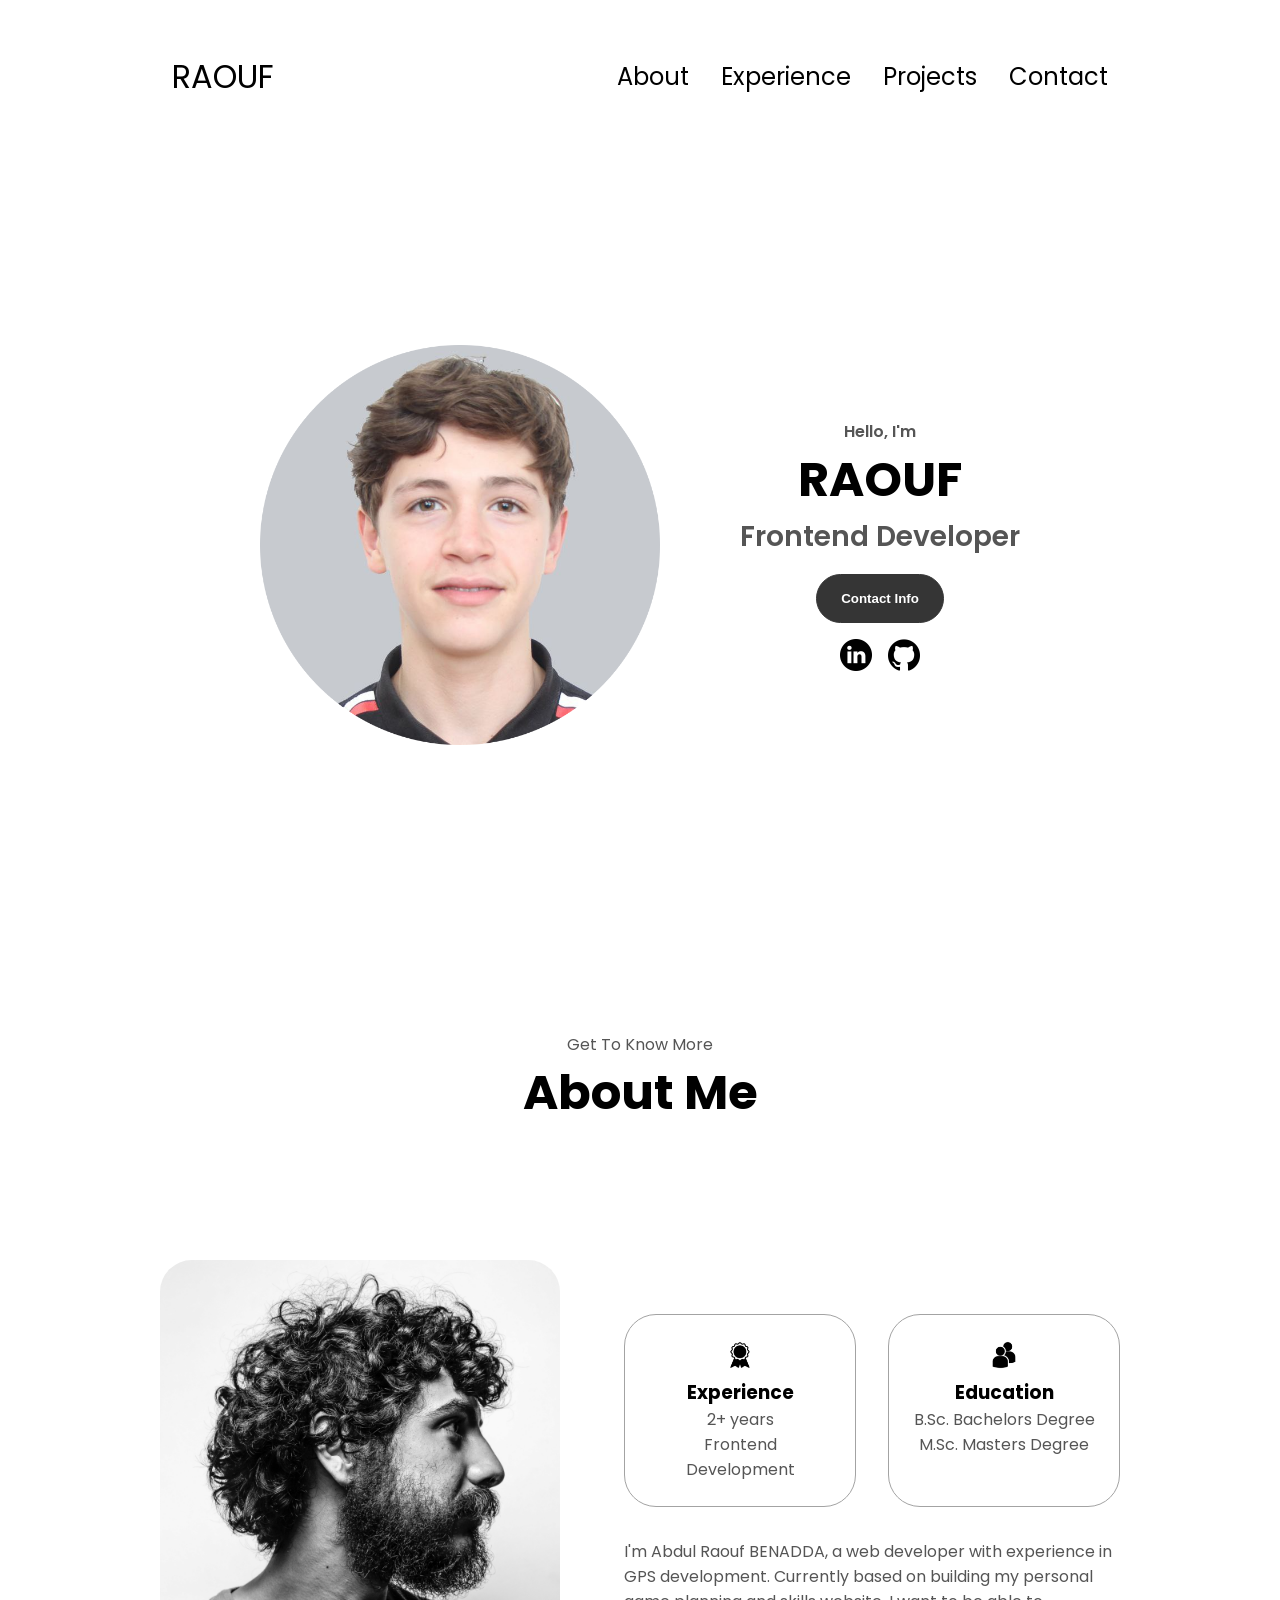
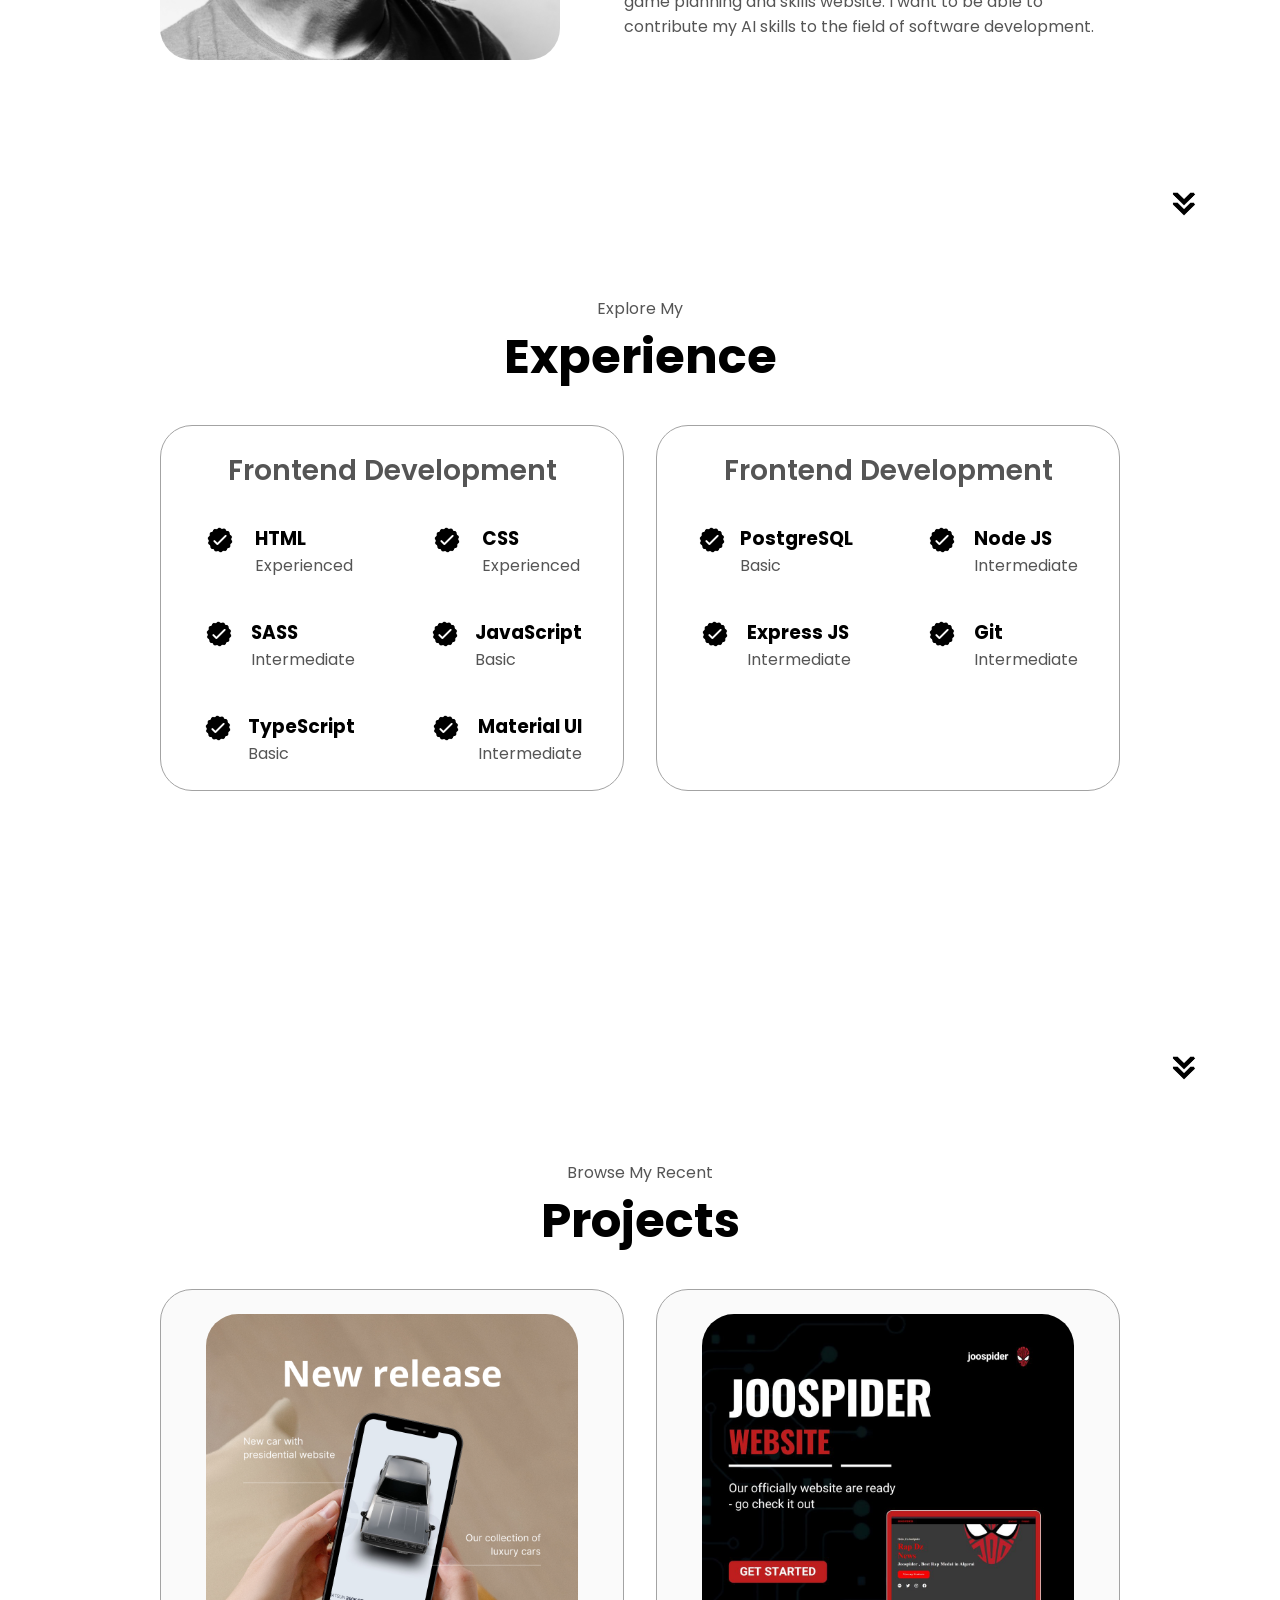
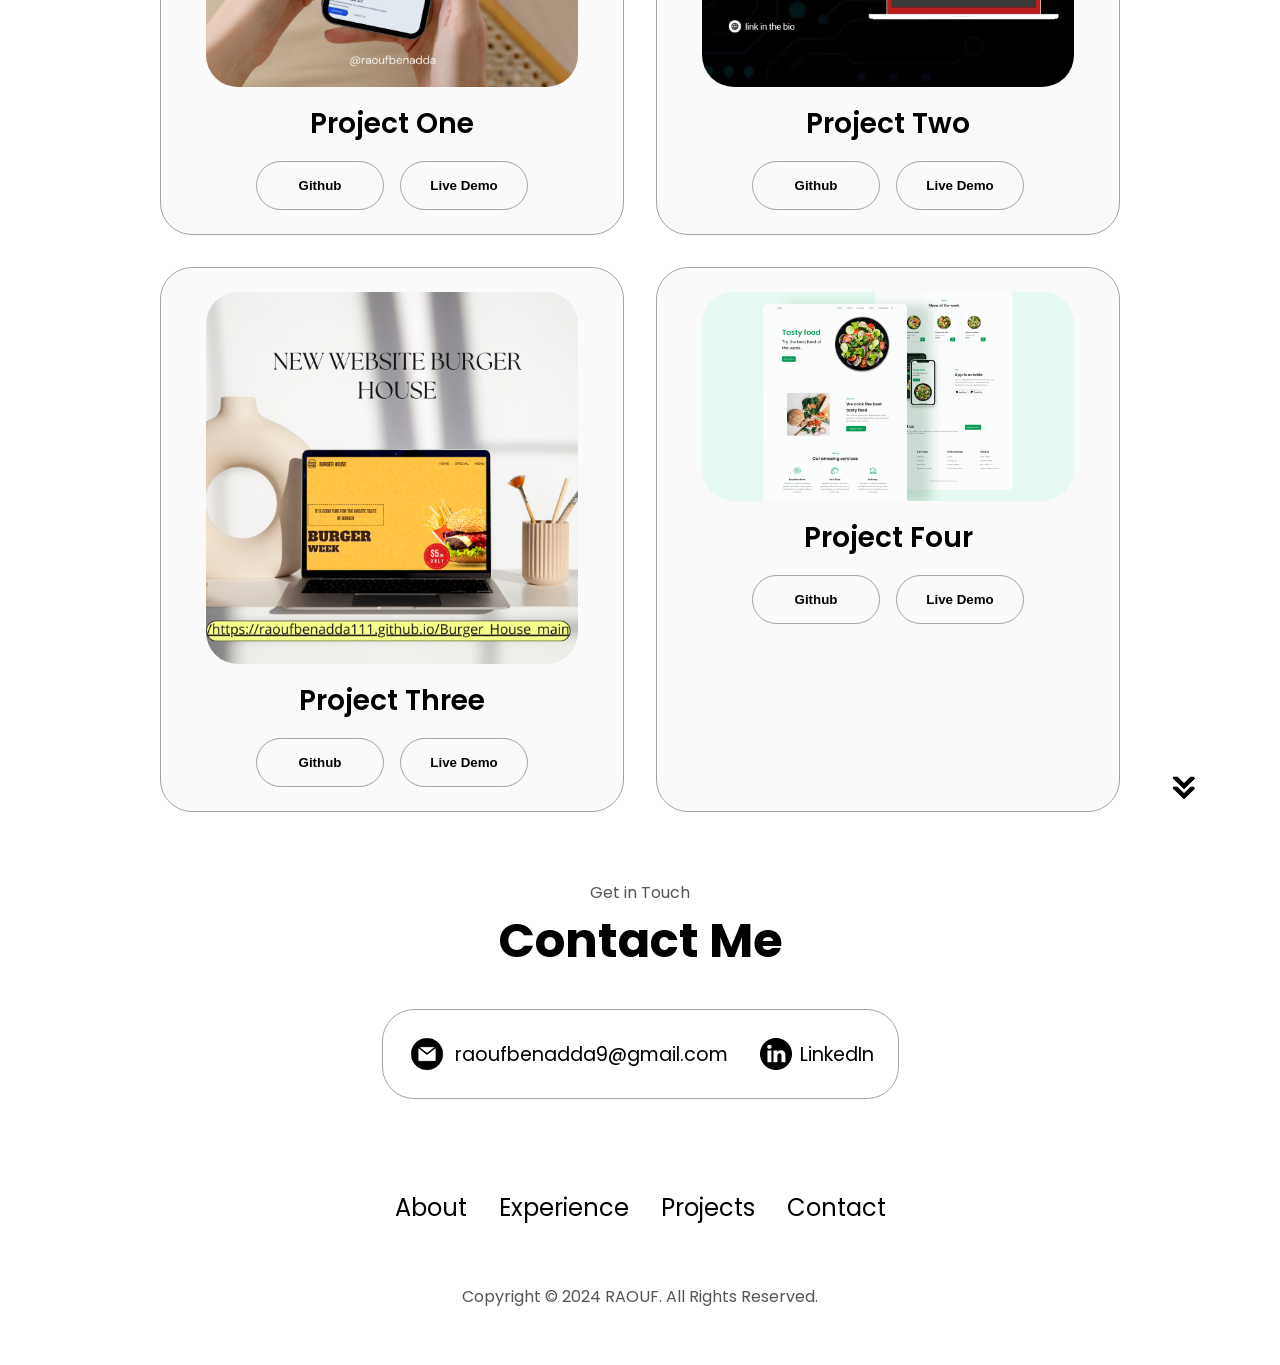
<file: index.html>
<!DOCTYPE html>
<html lang="en">
  <head>
    <meta charset="UTF-8" />
    <meta http-equiv="X-UA-Compatible" content="IE=edge" />
    <meta name="viewport" content="width=device-width, initial-scale=1.0" />
    <title> Portfolio</title>
    <link rel="stylesheet" href="style.css" />
    <link rel="stylesheet" href="mediaqueries.css" />
  </head>
  <body>
    <nav id="desktop-nav">
      <div class="logo">RAOUF </div>
      <div>
        <ul class="nav-links">
          <li><a href="#about">About</a></li>
          <li><a href="#experience">Experience</a></li>
          <li><a href="#projects">Projects</a></li>
          <li><a href="#contact">Contact</a></li>
        </ul>
      </div>
    </nav>
    <nav id="hamburger-nav">
      <div class="logo">RAOUF</div>
      <div class="hamburger-menu">
        <div class="hamburger-icon" onclick="toggleMenu()">
          <span></span>
          <span></span>
          <span></span>
        </div>
        <div class="menu-links">
          <li><a href="#about" onclick="toggleMenu()">About</a></li>
          <li><a href="#experience" onclick="toggleMenu()">Experience</a></li>
          <li><a href="#projects" onclick="toggleMenu()">Projects</a></li>
          <li><a href="#contact" onclick="toggleMenu()">Contact</a></li>
        </div>
      </div>
    </nav>
    <section id="profile">
      <div class="section__pic-container">
        <img src="profile-pic.png" alt="profile picture" />
      </div>
      <div class="section__text">
        <p class="section__text__p1">Hello, I'm</p>
        <h1 class="title">RAOUF</h1>
        <p class="section__text__p2">Frontend Developer</p>
        <div class="btn-container">
         
          <button class="btn btn-color-1" onclick="location.href='#contact'">
            Contact Info
          </button>
        </div>
        <div id="socials-container">
          <img
            src="linkedin.png"
            alt="My LinkedIn profile"
            class="icon"
            onclick="location.href='https://www.linkedin.com/in/raouf-benadda-9b7aa02ba/'"
          />
          <img
            src="github.png"
            alt="My Github profile"
            class="icon"
            onclick="location.href='https://github.com/Raoufbenadda111'"
          />
        </div>
      </div>
    </section>
    <section id="about">
      <p class="section__text__p1">Get To Know More</p>
      <h1 class="title">About Me</h1>
      <div class="section-container">
        <div class="section__pic-container">
          <img
            src="about-pic.png"
            alt="Profile picture"
            class="about-pic"
          />
        </div>
        <div class="about-details-container">
          <div class="about-containers">
            <div class="details-container">
              <img
                src="experience.png"
                alt="Experience icon"
                class="icon"
              />
              <h3>Experience</h3>
              <p>2+ years <br />Frontend Development</p>
            </div>
            <div class="details-container">
              <img
                src="education.png"
                alt="Education icon"
                class="icon"
              />
              <h3>Education</h3>
              <p>B.Sc. Bachelors Degree<br />M.Sc. Masters Degree</p>
            </div>
          </div>
          <div class="text-container">
            <p>
              I'm Abdul Raouf BENADDA, a web developer with experience in GPS development. Currently based on building my personal game planning and skills website. I want to be able to contribute my AI skills to the field of software development.
            </p>
          </div>
        </div>
      </div>
      <img
        src="arrow.png"
        alt="Arrow icon"
        class="icon arrow"
        onclick="location.href='#experience'"
      />
    </section>
    <section id="experience">
      <p class="section__text__p1">Explore My</p>
      <h1 class="title">Experience</h1>
      <div class="experience-details-container">
        <div class="about-containers">
          <div class="details-container">
            <h2 class="experience-sub-title">Frontend Development</h2>
            <div class="article-container">
              <article>
                <img
                  src="checkmark.png"
                  alt="Experience icon"
                  class="icon"
                />
                <div>
                  <h3>HTML</h3>
                  <p>Experienced</p>
                </div>
              </article>
              <article>
                <img
                  src="checkmark.png"
                  alt="Experience icon"
                  class="icon"
                />
                <div>
                  <h3>CSS</h3>
                  <p>Experienced</p>
                </div>
              </article>
              <article>
                <img
                  src="checkmark.png"
                  alt="Experience icon"
                  class="icon"
                />
                <div>
                  <h3>SASS</h3>
                  <p>Intermediate</p>
                </div>
              </article>
              <article>
                <img
                  src="checkmark.png"
                  alt="Experience icon"
                  class="icon"
                />
                <div>
                  <h3>JavaScript</h3>
                  <p>Basic</p>
                </div>
              </article>
              <article>
                <img
                  src="checkmark.png"
                  alt="Experience icon"
                  class="icon"
                />
                <div>
                  <h3>TypeScript</h3>
                  <p>Basic</p>
                </div>
              </article>
              <article>
                <img
                  src="checkmark.png"
                  alt="Experience icon"
                  class="icon"
                />
                <div>
                  <h3>Material UI</h3>
                  <p>Intermediate</p>
                </div>
              </article>
            </div>
          </div>
          <div class="details-container">
            <h2 class="experience-sub-title">Frontend Development</h2>
            <div class="article-container">
              <article>
                <img
                  src="checkmark.png"
                  alt="Experience icon"
                  class="icon"
                />
                <div>
                  <h3>PostgreSQL</h3>
                  <p>Basic</p>
                </div>
              </article>
              <article>
                <img
                  src="checkmark.png"
                  alt="Experience icon"
                  class="icon"
                />
                <div>
                  <h3>Node JS</h3>
                  <p>Intermediate</p>
                </div>
              </article>
              <article>
                <img
                  src="checkmark.png"
                  alt="Experience icon"
                  class="icon"
                />
                <div>
                  <h3>Express JS</h3>
                  <p>Intermediate</p>
                </div>
              </article>
              <article>
                <img
                  src="checkmark.png"
                  alt="Experience icon"
                  class="icon"
                />
                <div>
                  <h3>Git</h3>
                  <p>Intermediate</p>
                </div>
              </article>
            </div>
          </div>
        </div>
      </div>
      <img
        src="arrow.png"
        alt="Arrow icon"
        class="icon arrow"
        onclick="location.href='#projects'"
      />
    </section>
    <section id="projects">
      <p class="section__text__p1">Browse My Recent</p>
      <h1 class="title">Projects</h1>
      <div class="experience-details-container">
        <div class="about-containers">
          <div class="details-container color-container">
            <div class="article-container">
              <img
                src="project-1.png"
                alt="Project 1"
                class="project-img"
              />
            </div>
            <h2 class="experience-sub-title project-title">Project One</h2>
            <div class="btn-container">
              <button
                class="btn btn-color-2 project-btn"
                onclick="location.href='https://github.com/Raoufbenadda111/3D-car-animation-main'"
              >
                Github
              </button>
              <button
                class="btn btn-color-2 project-btn"
                onclick="location.href='https://raoufbenadda111.github.io/3D-car-animation-main/'"
              >
                Live Demo
              </button>
            </div>
          </div>
          <div class="details-container color-container">
            <div class="article-container">
              <img
                src="project-2.jpg"
                alt="Project 2"
                class="project-img" 
              />
            </div>
            <h2 class="experience-sub-title project-title">Project Two</h2>
            <div class="btn-container">
              <button
                class="btn btn-color-2 project-btn"
                onclick="location.href='https://github.com/Raoufbenadda111/joospider01'"
              >
                Github
              </button>
              <button
                class="btn btn-color-2 project-btn"
                onclick="location.href='https://raoufbenadda111.github.io/joospider01/'"
              >
                Live Demo
              </button>
            </div>
          </div>
          <div class="details-container color-container">
            <div class="article-container">
              <img
                src="project4.png" 
                alt="Project 2"
                class="project-img"
              />
            </div>
            <h2 class="experience-sub-title project-title">Project Three</h2>
            <div class="btn-container">
              <button
                class="btn btn-color-2 project-btn"
                onclick="location.href='https://github.com/Raoufbenadda111/Burger_House_main'"
              >
                Github
              </button>
              <button
                class="btn btn-color-2 project-btn"
                onclick="location.href='https://raoufbenadda111.github.io/Burger_House_main/'"
              >
                Live Demo
              </button>
            </div>
          </div>
          <div class="details-container color-container">
            <div class="article-container">
              <img
                src="project-3.png"
                alt="Project 3"
                class="project-img"
              />
            </div>
            <h2 class="experience-sub-title project-title">Project Four</h2>
            <div class="btn-container">
              <button
                class="btn btn-color-2 project-btn"
                onclick="location.href='https://github.com/Raoufbenadda111/responsive-website-restaurant-main'"
              >
                Github
              </button>
              <button
                class="btn btn-color-2 project-btn"
                onclick="location.href='https://raoufbenadda111.github.io/responsive-website-restaurant-main/'"
              >
                Live Demo
              </button>
            </div>
          </div>
        </div>
      </div>
      <img
        src="arrow.png"
        alt="Arrow icon"
        class="icon arrow"
        onclick="location.href='#contact'"
      />
    </section>
    <section id="contact">
      <p class="section__text__p1">Get in Touch</p>
      <h1 class="title">Contact Me</h1>
      <div class="contact-info-upper-container">
        <div class="contact-info-container">
          <img
            src="email.png"
            alt="Email icon"
            class="icon contact-icon email-icon"
          />
          <p><a href="mailto:raoufbenadda9@gmail.com">raoufbenadda9@gmail.com</a></p>
        </div>
        <div class="contact-info-container">
          <img
            src="linkedin.png"
            alt="LinkedIn icon"
            class="icon contact-icon"
          />
          <p><a href="https://www.linkedin.com/in/raouf-benadda-9b7aa02ba/">LinkedIn</a></p>
        </div>
      </div>
    </section>
    <footer>
      <nav>
        <div class="nav-links-container">
          <ul class="nav-links">
            <li><a href="#about">About</a></li>
            <li><a href="#experience">Experience</a></li>
            <li><a href="#projects">Projects</a></li>
            <li><a href="#contact">Contact</a></li>
          </ul>
        </div>
      </nav>
      <p>Copyright &#169; 2024  RAOUF. All Rights Reserved.</p>
    </footer>
        <script src="script.js"></script>  
  </body>
</html>
</file>
<file: style.css>
/* GENERAL */

@import url("https://fonts.googleapis.com/css2?family=Poppins:wght@300;400;500;600&display=swap");

* {
  margin: 0;
  padding: 0;
}

body {
  font-family: "Poppins", sans-serif;
}

html {
  scroll-behavior: smooth;
}

p {
  color: rgb(85, 85, 85);
}

/* TRANSITION */

a,
.btn {
  transition: all 300ms ease;
}

/* DESKTOP NAV */

nav,
.nav-links {
  display: flex;
}

nav {
  justify-content: space-around;
  align-items: center;
  height: 17vh;
  
  
}

.nav-links {
  gap: 2rem;
  list-style: none;
  font-size: 1.5rem;
}

a {
  color: black;
  text-decoration: none;
  text-decoration-color: white;
}

a:hover {
  color: grey;
  text-decoration: underline;
  text-underline-offset: 1rem;
  text-decoration-color: rgb(181, 181, 181);
}

.logo {
  font-size: 2rem;
}

.logo:hover {
  cursor: default;
}

/* HAMBURGER MENU */

#hamburger-nav {
  display: none;
}

.hamburger-menu {
  position: relative;
  display: inline-block;
}

.hamburger-icon {
  display: flex;
  flex-direction: column;
  justify-content: space-between;
  height: 24px;
  width: 30px;
  cursor: pointer;
}

.hamburger-icon span {
  width: 100%;
  height: 2px;
  background-color: black;
  transition: all 0.3 ease-in-out;
}

.menu-links {
  position: absolute;
  top: 100%;
  right: 0;
  background-color: white;
  width: fit-content;
  max-height: 0;
  overflow: hidden;
  transition: all 0.3 ease-in-out;
}

.menu-links a {
  display: block;
  padding: 10px;
  text-align: center;
  font-size: 1.5rem;
  color: black;
  text-decoration: none;
  transition: all 0.3 ease-in-out;
}

.menu-links li {
  list-style: none;
}

.menu-links.open {
  max-height: 300px;
}

.hamburger-icon.open span:first-child {
  transform: rotate(45deg) translate(10px, 5px);
}

.hamburger-icon.open span:nth-child(2) {
  opacity: 0;
}

.hamburger-icon.open span:last-child {
  transform: rotate(-45deg) translate(10px, -5px);
}

.hamburger-icon span:first-child {
  transform: none;
}

.hamburger-icon span:first-child {
  opacity: 1;
}

.hamburger-icon span:first-child {
  transform: none;
}

/* SECTIONS */

section {
  padding-top: 4vh;
  height: 96vh;
  margin: 0 10rem;
  box-sizing: border-box;
  min-height: fit-content;
}

.section-container {
  display: flex;
}

/* PROFILE SECTION */

#profile {
  display: flex;
  justify-content: center;
  gap: 5rem;
  height: 80vh;
}

.section__pic-container {
  display: flex;
  height: 400px;
  width: 400px;
  margin: auto 0;
}

.section__text {
  align-self: center;
  text-align: center;
}

.section__text p {
  font-weight: 600;
}

.section__text__p1 {
  text-align: center;
}

.section__text__p2 {
  font-size: 1.75rem;
  margin-bottom: 1rem;
}

.title {
  font-size: 3rem;
  text-align: center;
}

#socials-container {
  display: flex;
  justify-content: center;
  margin-top: 1rem;
  gap: 1rem;
}

/* ICONS */

.icon {
  cursor: pointer;
  height: 2rem;
}

/* BUTTONS */

.btn-container {
  display: flex;
  justify-content: center;
  gap: 1rem;
}

.btn {
  font-weight: 600;
  transition: all 300ms ease;
  padding: 1rem;
  width: 8rem;
  border-radius: 2rem;
}

.btn-color-1,
.btn-color-2 {
  border: rgb(53, 53, 53) 0.1rem solid;
}

.btn-color-1:hover,
.btn-color-2:hover {
  cursor: pointer;
}

.btn-color-1,
.btn-color-2:hover {
  background: rgb(53, 53, 53);
  color: white;
}

.btn-color-1:hover {
  background: rgb(0, 0, 0);
}

.btn-color-2 {
  background: none;
}

.btn-color-2:hover {
  border: rgb(255, 255, 255) 0.1rem solid;
}

.btn-container {
  gap: 1rem;
}

/* ABOUT SECTION */

#about {
  position: relative;
}

.about-containers {
  gap: 2rem;
  margin-bottom: 2rem;
  margin-top: 2rem;
}

.about-details-container {
  justify-content: center;
  flex-direction: column;
}

.about-containers,
.about-details-container {
  display: flex;
}

.about-pic {
  border-radius: 2rem;
}

.arrow {
  position: absolute;
  right: -5rem;
  bottom: 2.5rem;
}

.details-container {
  padding: 1.5rem;
  flex: 1;
  background: white;
  border-radius: 2rem;
  border: rgb(53, 53, 53) 0.1rem solid;
  border-color: rgb(163, 163, 163);
  text-align: center;
}

.section-container {
  gap: 4rem;
  height: 80%;
}

.section__pic-container {
  height: 400px;
  width: 400px;
  margin: auto 0;
}

/* EXPERIENCE SECTION */

#experience {
  position: relative;
}

.experience-sub-title {
  color: rgb(85, 85, 85);
  font-weight: 600;
  font-size: 1.75rem;
  margin-bottom: 2rem;
}

.experience-details-container {
  display: flex;
  justify-content: center;
  flex-direction: column;
}

.article-container {
  display: flex;
  text-align: initial;
  flex-wrap: wrap;
  flex-direction: row;
  gap: 2.5rem;
  justify-content: space-around;
}

article {
  display: flex;
  width: 10rem;
  justify-content: space-around;
  gap: 0.5rem;
}

article .icon {
  cursor: default;
}

/* PROJECTS SECTION */

#projects {
  position: relative;
}

.color-container {
  border-color: rgb(163, 163, 163);
  background: rgb(250, 250, 250);
}

.project-img {
  border-radius: 2rem;
  width: 90%;
  height: 90%;
}

.project-title {
  margin: 1rem;
  color: black;
}

.project-btn {
  color: black;
  border-color: rgb(163, 163, 163);
}

/* CONTACT */

#contact {
  display: flex;
  justify-content: center;
  flex-direction: column;
  height: 70vh;
}

.contact-info-upper-container {
  display: flex;
  justify-content: center;
  border-radius: 2rem;
  border: rgb(53, 53, 53) 0.1rem solid;
  border-color: rgb(163, 163, 163);
  background: (250, 250, 250);
  margin: 2rem auto;
  padding: 0.5rem;
}

.contact-info-container {
  display: flex;
  align-items: center;
  justify-content: center;
  gap: 0.5rem;
  margin: 1rem;
}

.contact-info-container p {
  font-size: larger;
}

.contact-icon {
  cursor: default;
}

.email-icon {
  height: 2.5rem;
}

/* FOOTER SECTION */

footer {
  height: 26vh;
  margin: 0 1rem;
}

footer p {
  text-align: center;
}
</file>
<file: mediaqueries.css>
@media screen and (max-width: 1400px) {
  #profile {
    height: 83vh;
    margin-bottom: 6rem;
  }
  .about-containers {
    flex-wrap: wrap;
  }
  #contact,
  #projects {
    height: fit-content;
  }
}

@media screen and (max-width: 1200px) {
  #desktop-nav {
    display: none;
  }
  #hamburger-nav {
    display: flex;
  }
  #experience,
  .experience-details-container {
    margin-top: 2rem;
  }
  #profile,
  .section-container {
    display: block;
  }
  .arrow {
    display: none;
  }
  section,
  .section-container {
    height: fit-content;
  }
  section {
    margin: 0 5%;
  }
  .section__pic-container {
    width: 275px;
    height: 275px;
    margin: 0 auto 2rem;
  }
  .about-containers {
    margin-top: 0;
  }
}

@media screen and (max-width: 600px) {
  #contact,
  footer {
    height: 40vh;
  }
  #profile {
    height: 83vh;
    margin-bottom: 0;
  }
  article {
    font-size: 1rem;
  }
  footer nav {
    height: fit-content;
    margin-bottom: 2rem;
  }
  .about-containers,
  .contact-info-upper-container,
  .btn-container {
    flex-wrap: wrap;
  }
  .contact-info-container {
    margin: 0;
  }
  .contact-info-container p,
  .nav-links li a {
    font-size: 1rem;
  }
  .experience-sub-title {
    font-size: 1.25rem;
  }
  .logo {
    font-size: 1.5rem;
  }
  .nav-links {
    flex-direction: column;
    gap: 0.5rem;
    text-align: center;
  }
  .section__pic-container {
    width: auto;
    height: 46vw;
    justify-content: center;
  }
  .section__text__p2 {
    font-size: 1.25rem;
  }
  .title {
    font-size: 2rem;
  }
  .text-container {
    text-align: justify;
  }
}
</file>
